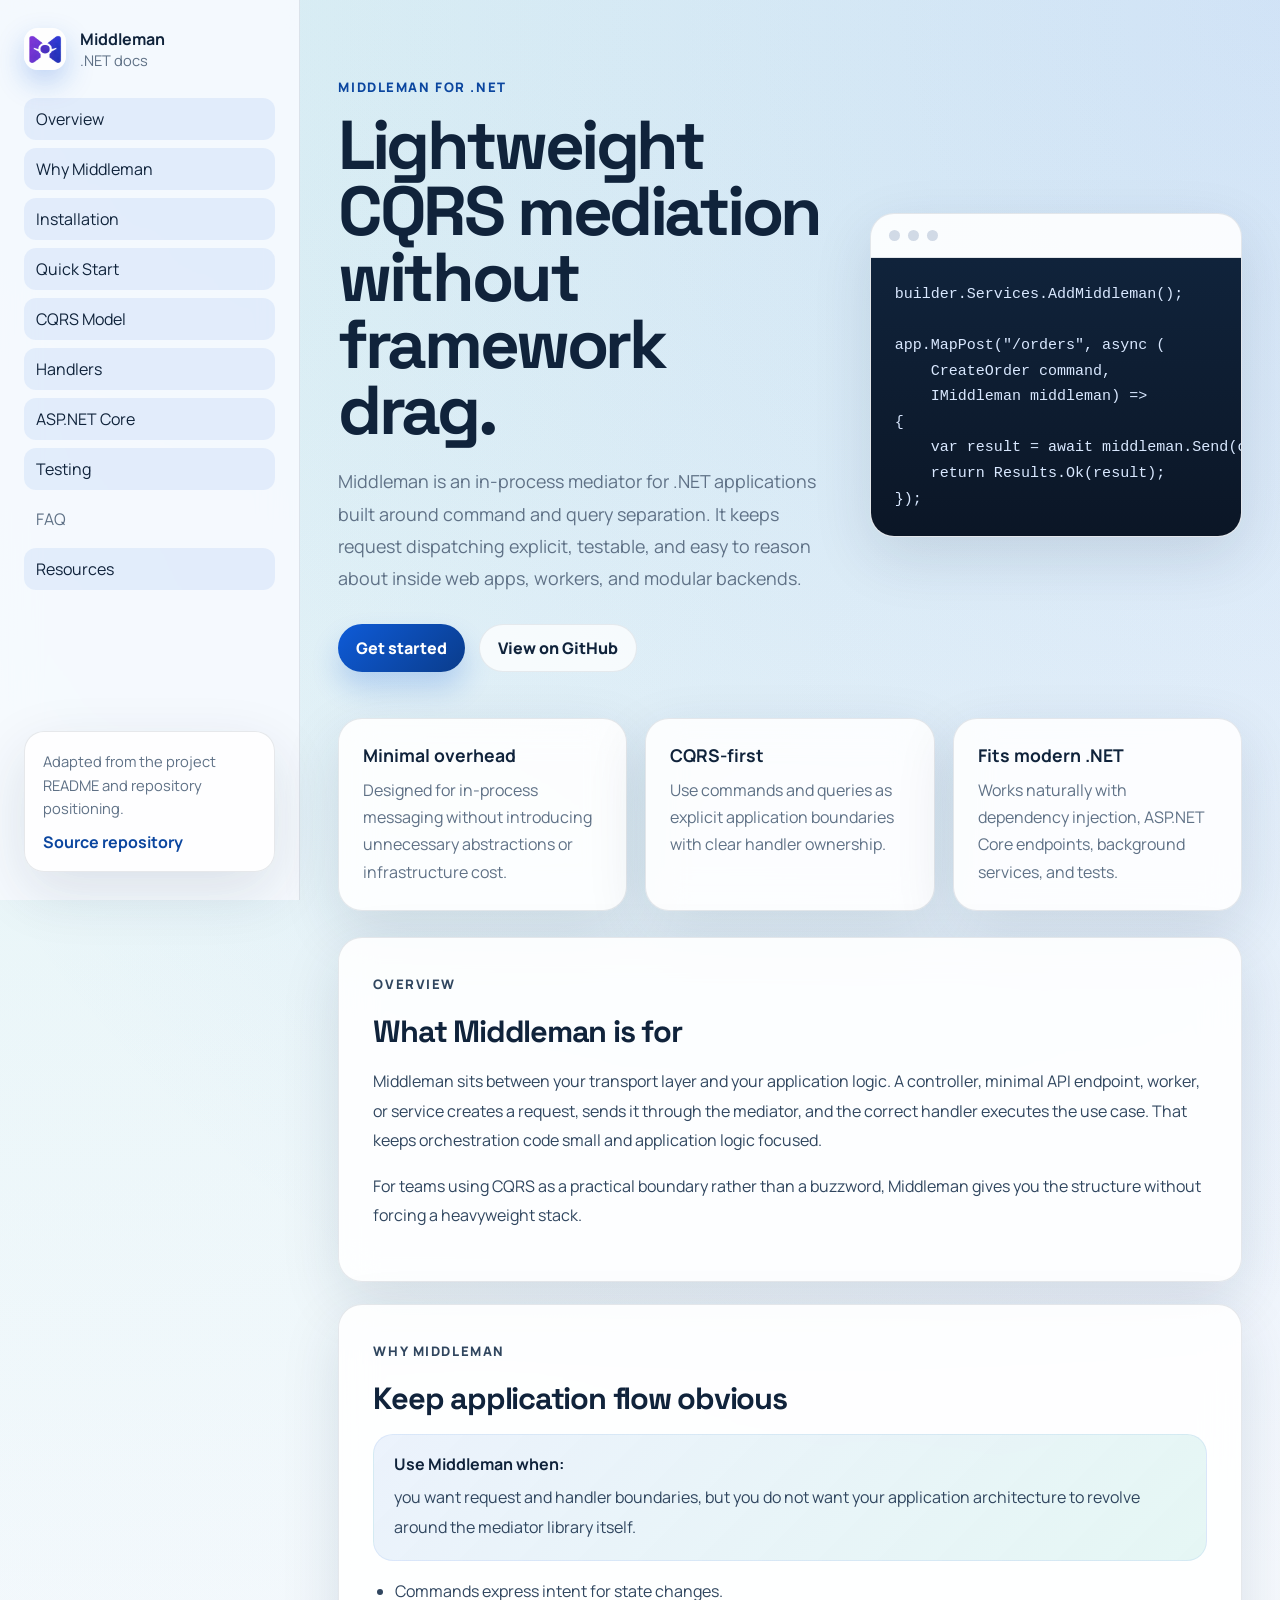
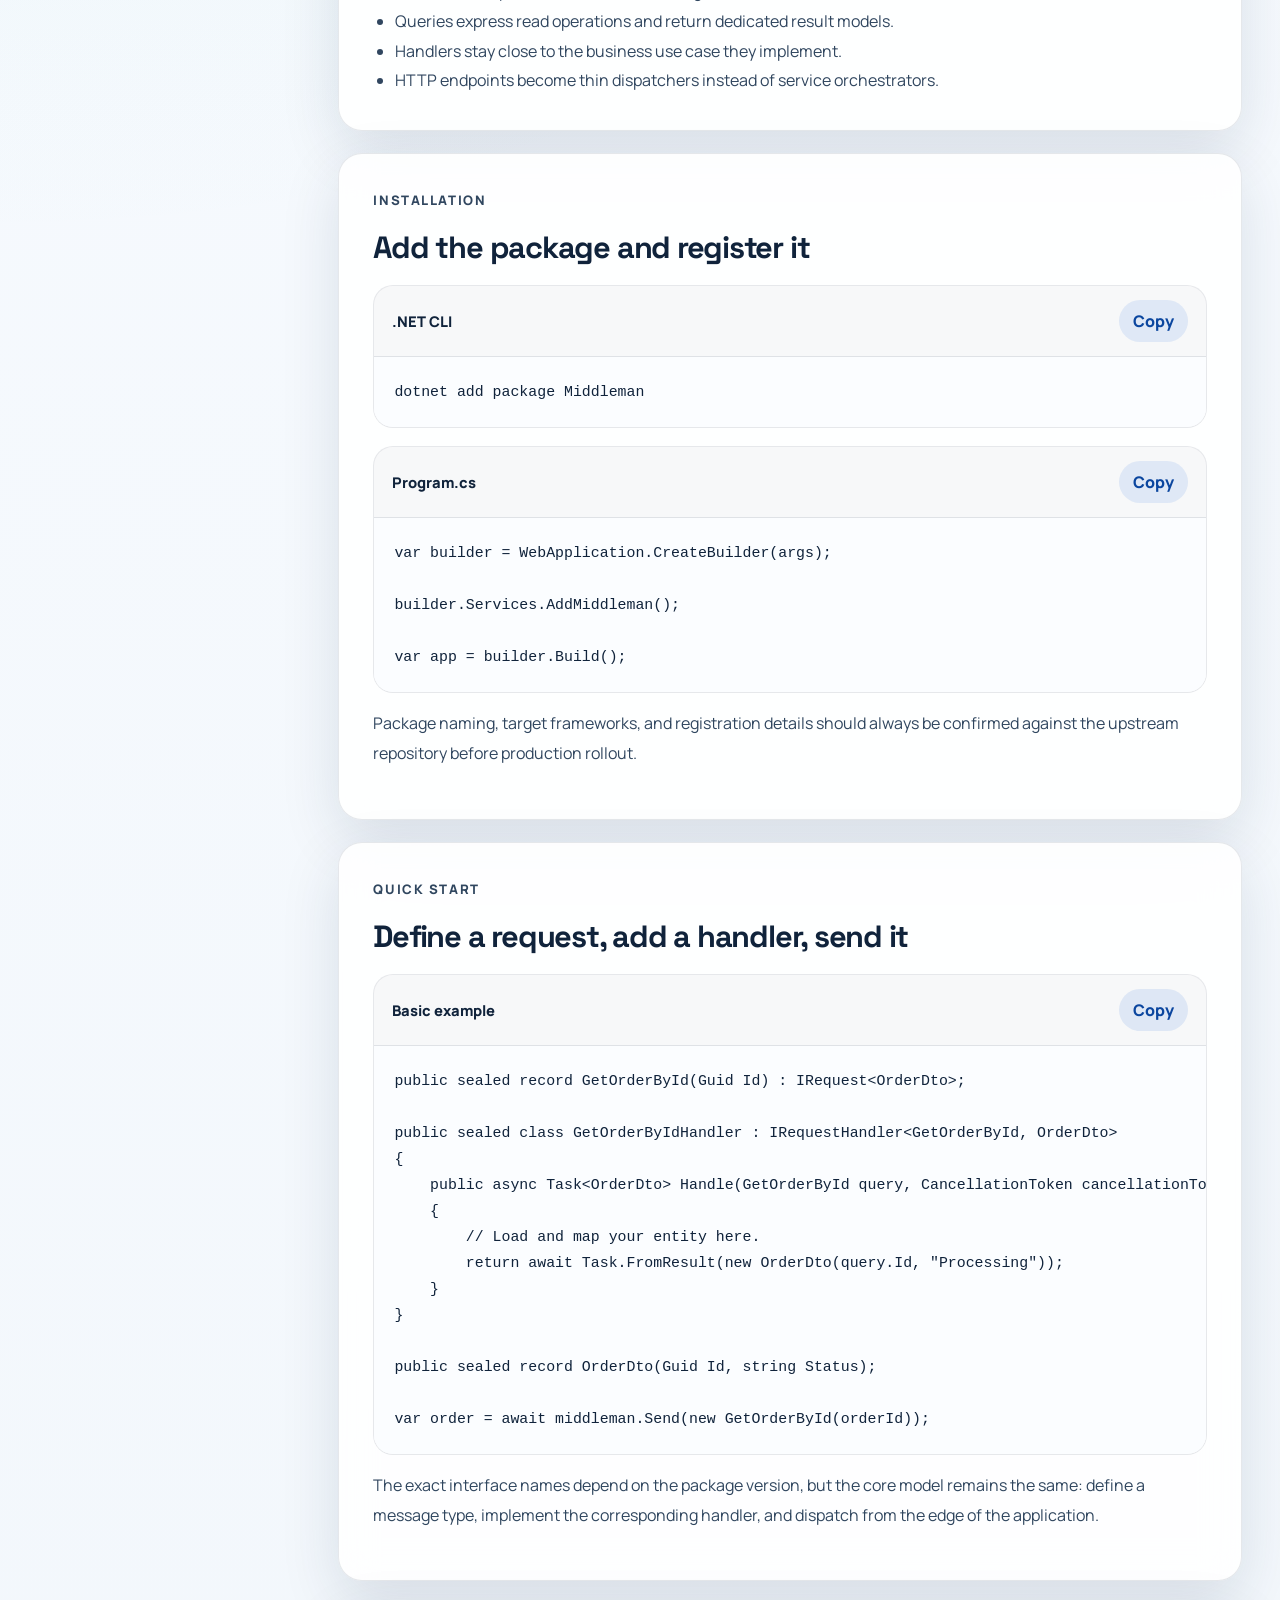
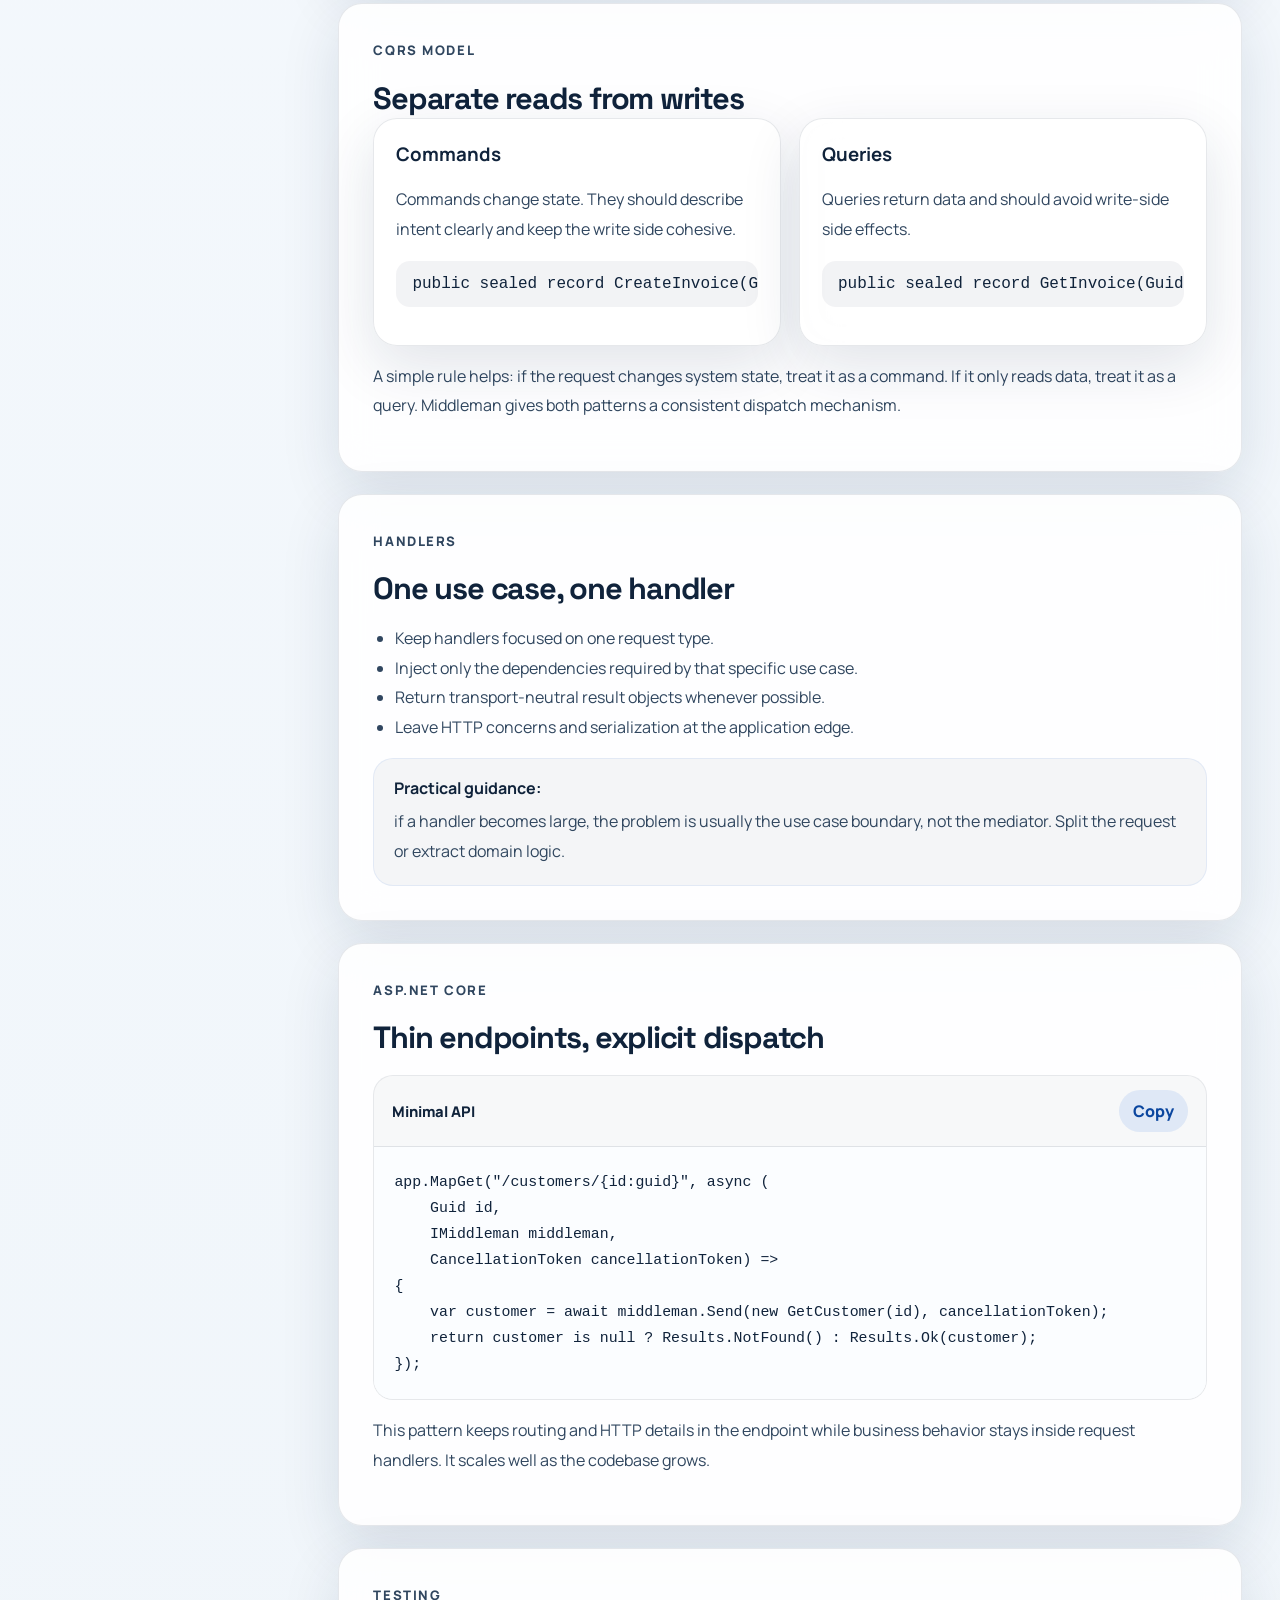
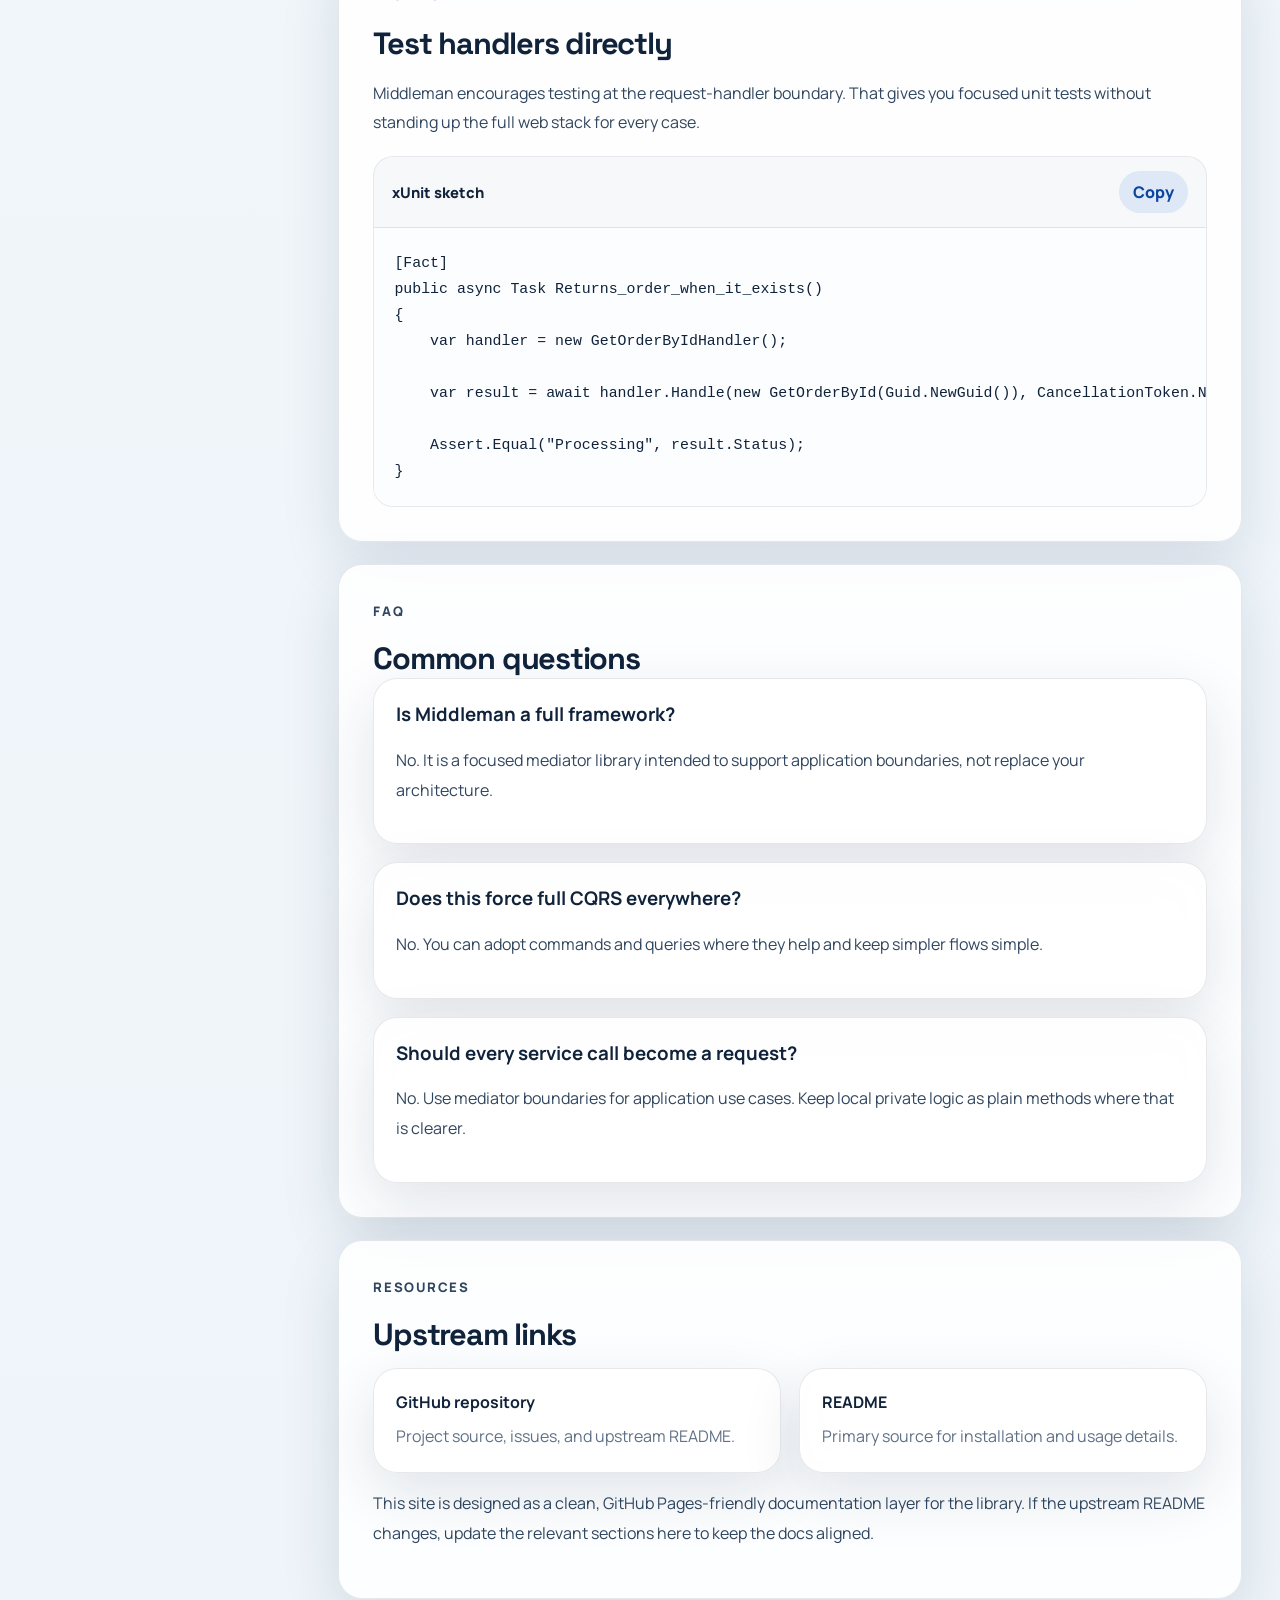
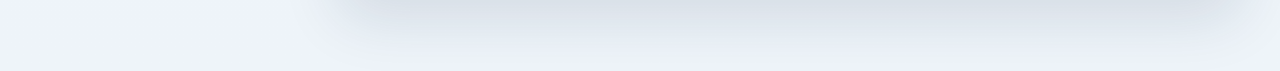
<file: index.html>
<!DOCTYPE html>
<html lang="en">
  <head>
    <meta charset="UTF-8" />
    <meta name="viewport" content="width=device-width, initial-scale=1.0" />
    <title>Middleman for .NET</title>
    <meta
      name="description"
      content="Professional documentation for Middleman, a lightweight, in-process CQRS mediator for .NET."
    />
    <meta property="og:title" content="Middleman for .NET" />
    <meta
      property="og:description"
      content="A clean documentation site for Middleman, the lightweight in-process CQRS mediator for .NET."
    />
    <meta property="og:type" content="website" />
    <meta name="theme-color" content="#10233b" />
    <link rel="preconnect" href="https://fonts.googleapis.com" />
    <link rel="preconnect" href="https://fonts.gstatic.com" crossorigin />
    <link
      href="https://fonts.googleapis.com/css2?family=Manrope:wght@400;500;600;700;800&family=Space+Grotesk:wght@500;700&display=swap"
      rel="stylesheet"
    />
    <link rel="stylesheet" href="styles.css" />
    <script defer src="script.js"></script>
  </head>
  <body>
    <div class="site-shell">
      <aside class="sidebar" id="sidebar">
        <a class="brand" href="#top" aria-label="Middleman home">
          <img class="brand-mark" src="logo.png" alt="Middleman Logo" width="32" height="32" />
          <span class="brand-copy">
            <strong>Middleman</strong>
            <span>.NET docs</span>
          </span>
        </a>

        <nav class="sidebar-nav" aria-label="Documentation">
          <a href="#overview">Overview</a>
          <a href="#why-middleman">Why Middleman</a>
          <a href="#installation">Installation</a>
          <a href="#quick-start">Quick Start</a>
          <a href="#cqrs-model">CQRS Model</a>
          <a href="#handlers">Handlers</a>
          <a href="#aspnet">ASP.NET Core</a>
          <a href="#testing">Testing</a>
          <a href="#faq">FAQ</a>
          <a href="#resources">Resources</a>
        </nav>

        <div class="sidebar-footer">
          <p>Adapted from the project README and repository positioning.</p>
          <a href="https://github.com/jajao1/Middleman">Source repository</a>
        </div>
      </aside>

      <main class="content" id="top">
        <header class="hero">
          <div class="hero-copy">
            <p class="eyebrow">Middleman for .NET</p>
            <h1>Lightweight CQRS mediation without framework drag.</h1>
            <p class="lede">
              Middleman is an in-process mediator for .NET applications built around
              command and query separation. It keeps request dispatching explicit,
              testable, and easy to reason about inside web apps, workers, and modular
              backends.
            </p>
            <div class="hero-actions">
              <a class="button button-primary" href="#quick-start">Get started</a>
              <a class="button button-secondary" href="https://github.com/jajao1/Middleman"
                >View on GitHub</a
              >
            </div>
          </div>
          <div class="hero-card">
            <div class="code-window">
              <div class="code-window-bar">
                <span></span><span></span><span></span>
              </div>
              <pre><code>builder.Services.AddMiddleman();

app.MapPost("/orders", async (
    CreateOrder command,
    IMiddleman middleman) =>
{
    var result = await middleman.Send(command);
    return Results.Ok(result);
});</code></pre>
            </div>
          </div>
        </header>

        <section class="feature-grid" aria-label="Highlights">
          <article>
            <h2>Minimal overhead</h2>
            <p>Designed for in-process messaging without introducing unnecessary abstractions or infrastructure cost.</p>
          </article>
          <article>
            <h2>CQRS-first</h2>
            <p>Use commands and queries as explicit application boundaries with clear handler ownership.</p>
          </article>
          <article>
            <h2>Fits modern .NET</h2>
            <p>Works naturally with dependency injection, ASP.NET Core endpoints, background services, and tests.</p>
          </article>
        </section>

        <section id="overview" class="doc-section">
          <div class="section-heading">
            <p class="eyebrow">Overview</p>
            <h2>What Middleman is for</h2>
          </div>
          <p>
            Middleman sits between your transport layer and your application logic. A
            controller, minimal API endpoint, worker, or service creates a request,
            sends it through the mediator, and the correct handler executes the use
            case. That keeps orchestration code small and application logic focused.
          </p>
          <p>
            For teams using CQRS as a practical boundary rather than a buzzword,
            Middleman gives you the structure without forcing a heavyweight stack.
          </p>
        </section>

        <section id="why-middleman" class="doc-section">
          <div class="section-heading">
            <p class="eyebrow">Why Middleman</p>
            <h2>Keep application flow obvious</h2>
          </div>
          <div class="callout">
            <strong>Use Middleman when:</strong>
            <p>
              you want request and handler boundaries, but you do not want your
              application architecture to revolve around the mediator library itself.
            </p>
          </div>
          <ul class="doc-list">
            <li>Commands express intent for state changes.</li>
            <li>Queries express read operations and return dedicated result models.</li>
            <li>Handlers stay close to the business use case they implement.</li>
            <li>HTTP endpoints become thin dispatchers instead of service orchestrators.</li>
          </ul>
        </section>

        <section id="installation" class="doc-section">
          <div class="section-heading">
            <p class="eyebrow">Installation</p>
            <h2>Add the package and register it</h2>
          </div>
          <div class="code-block">
            <div class="code-block-header">
              <span>.NET CLI</span>
              <button class="copy-button" data-copy-target="install-snippet">Copy</button>
            </div>
            <pre id="install-snippet"><code>dotnet add package Middleman</code></pre>
          </div>
          <div class="code-block">
            <div class="code-block-header">
              <span>Program.cs</span>
              <button class="copy-button" data-copy-target="register-snippet">Copy</button>
            </div>
            <pre id="register-snippet"><code>var builder = WebApplication.CreateBuilder(args);

builder.Services.AddMiddleman();

var app = builder.Build();</code></pre>
          </div>
          <p class="muted">
            Package naming, target frameworks, and registration details should always be
            confirmed against the upstream repository before production rollout.
          </p>
        </section>

        <section id="quick-start" class="doc-section">
          <div class="section-heading">
            <p class="eyebrow">Quick Start</p>
            <h2>Define a request, add a handler, send it</h2>
          </div>
          <div class="code-block">
            <div class="code-block-header">
              <span>Basic example</span>
              <button class="copy-button" data-copy-target="quickstart-snippet">Copy</button>
            </div>
            <pre id="quickstart-snippet"><code>public sealed record GetOrderById(Guid Id) : IRequest&lt;OrderDto&gt;;

public sealed class GetOrderByIdHandler : IRequestHandler&lt;GetOrderById, OrderDto&gt;
{
    public async Task&lt;OrderDto&gt; Handle(GetOrderById query, CancellationToken cancellationToken)
    {
        // Load and map your entity here.
        return await Task.FromResult(new OrderDto(query.Id, "Processing"));
    }
}

public sealed record OrderDto(Guid Id, string Status);

var order = await middleman.Send(new GetOrderById(orderId));</code></pre>
          </div>
          <p>
            The exact interface names depend on the package version, but the core model
            remains the same: define a message type, implement the corresponding
            handler, and dispatch from the edge of the application.
          </p>
        </section>

        <section id="cqrs-model" class="doc-section">
          <div class="section-heading">
            <p class="eyebrow">CQRS Model</p>
            <h2>Separate reads from writes</h2>
          </div>
          <div class="two-column">
            <article class="panel">
              <h3>Commands</h3>
              <p>
                Commands change state. They should describe intent clearly and keep the
                write side cohesive.
              </p>
              <pre><code>public sealed record CreateInvoice(Guid CustomerId, decimal Amount);</code></pre>
            </article>
            <article class="panel">
              <h3>Queries</h3>
              <p>
                Queries return data and should avoid write-side side effects.
              </p>
              <pre><code>public sealed record GetInvoice(Guid InvoiceId);</code></pre>
            </article>
          </div>
          <p>
            A simple rule helps: if the request changes system state, treat it as a
            command. If it only reads data, treat it as a query. Middleman gives both
            patterns a consistent dispatch mechanism.
          </p>
        </section>

        <section id="handlers" class="doc-section">
          <div class="section-heading">
            <p class="eyebrow">Handlers</p>
            <h2>One use case, one handler</h2>
          </div>
          <ul class="doc-list">
            <li>Keep handlers focused on one request type.</li>
            <li>Inject only the dependencies required by that specific use case.</li>
            <li>Return transport-neutral result objects whenever possible.</li>
            <li>Leave HTTP concerns and serialization at the application edge.</li>
          </ul>
          <div class="callout subtle">
            <strong>Practical guidance:</strong>
            <p>
              if a handler becomes large, the problem is usually the use case boundary,
              not the mediator. Split the request or extract domain logic.
            </p>
          </div>
        </section>

        <section id="aspnet" class="doc-section">
          <div class="section-heading">
            <p class="eyebrow">ASP.NET Core</p>
            <h2>Thin endpoints, explicit dispatch</h2>
          </div>
          <div class="code-block">
            <div class="code-block-header">
              <span>Minimal API</span>
              <button class="copy-button" data-copy-target="aspnet-snippet">Copy</button>
            </div>
            <pre id="aspnet-snippet"><code>app.MapGet("/customers/{id:guid}", async (
    Guid id,
    IMiddleman middleman,
    CancellationToken cancellationToken) =>
{
    var customer = await middleman.Send(new GetCustomer(id), cancellationToken);
    return customer is null ? Results.NotFound() : Results.Ok(customer);
});</code></pre>
          </div>
          <p>
            This pattern keeps routing and HTTP details in the endpoint while business
            behavior stays inside request handlers. It scales well as the codebase grows.
          </p>
        </section>

        <section id="testing" class="doc-section">
          <div class="section-heading">
            <p class="eyebrow">Testing</p>
            <h2>Test handlers directly</h2>
          </div>
          <p>
            Middleman encourages testing at the request-handler boundary. That gives you
            focused unit tests without standing up the full web stack for every case.
          </p>
          <div class="code-block">
            <div class="code-block-header">
              <span>xUnit sketch</span>
              <button class="copy-button" data-copy-target="test-snippet">Copy</button>
            </div>
            <pre id="test-snippet"><code>[Fact]
public async Task Returns_order_when_it_exists()
{
    var handler = new GetOrderByIdHandler();

    var result = await handler.Handle(new GetOrderById(Guid.NewGuid()), CancellationToken.None);

    Assert.Equal("Processing", result.Status);
}</code></pre>
          </div>
        </section>

        <section id="faq" class="doc-section">
          <div class="section-heading">
            <p class="eyebrow">FAQ</p>
            <h2>Common questions</h2>
          </div>
          <div class="faq">
            <article>
              <h3>Is Middleman a full framework?</h3>
              <p>No. It is a focused mediator library intended to support application boundaries, not replace your architecture.</p>
            </article>
            <article>
              <h3>Does this force full CQRS everywhere?</h3>
              <p>No. You can adopt commands and queries where they help and keep simpler flows simple.</p>
            </article>
            <article>
              <h3>Should every service call become a request?</h3>
              <p>No. Use mediator boundaries for application use cases. Keep local private logic as plain methods where that is clearer.</p>
            </article>
          </div>
        </section>

        <section id="resources" class="doc-section">
          <div class="section-heading">
            <p class="eyebrow">Resources</p>
            <h2>Upstream links</h2>
          </div>
          <div class="resource-cards">
            <a class="resource-card" href="https://github.com/jajao1/Middleman">
              <strong>GitHub repository</strong>
              <span>Project source, issues, and upstream README.</span>
            </a>
            <a class="resource-card" href="https://github.com/jajao1/Middleman/blob/main/README.md">
              <strong>README</strong>
              <span>Primary source for installation and usage details.</span>
            </a>
          </div>
          <p class="muted">
            This site is designed as a clean, GitHub Pages-friendly documentation layer
            for the library. If the upstream README changes, update the relevant
            sections here to keep the docs aligned.
          </p>
        </section>
      </main>
    </div>

    <button class="menu-toggle" id="menu-toggle" aria-expanded="false" aria-controls="sidebar">
      Menu
    </button>
  </body>
</html>
</file>
<file: styles.css>
:root {
  --bg: #f4f7fb;
  --panel: rgba(255, 255, 255, 0.88);
  --panel-strong: #ffffff;
  --ink: #10233b;
  --muted: #5f7186;
  --line: rgba(16, 35, 59, 0.1);
  --brand: #0e5bd8;
  --brand-strong: #0b469f;
  --accent: #4fc3b3;
  --shadow: 0 20px 60px rgba(18, 42, 70, 0.12);
  --radius: 24px;
}

* {
  box-sizing: border-box;
}

html {
  scroll-behavior: smooth;
}

body {
  margin: 0;
  min-height: 100vh;
  font-family: "Manrope", sans-serif;
  color: var(--ink);
  background:
    radial-gradient(circle at top left, rgba(79, 195, 179, 0.15), transparent 28%),
    radial-gradient(circle at top right, rgba(14, 91, 216, 0.14), transparent 24%),
    linear-gradient(180deg, #f8fbff 0%, #eef4f9 100%);
}

body.menu-open {
  overflow: hidden;
}

a {
  color: inherit;
}

pre,
code {
  font-family: "SFMono-Regular", Consolas, "Liberation Mono", Menlo, monospace;
}

.site-shell {
  display: grid;
  grid-template-columns: 300px minmax(0, 1fr);
}

.sidebar {
  position: sticky;
  top: 0;
  height: 100vh;
  padding: 28px 24px;
  display: flex;
  flex-direction: column;
  gap: 28px;
  border-right: 1px solid var(--line);
  background: rgba(248, 251, 255, 0.86);
  backdrop-filter: blur(18px);
}

.brand {
  display: inline-flex;
  align-items: center;
  gap: 14px;
  text-decoration: none;
}

.brand-mark {
  width: 42px;
  height: 42px;
  border-radius: 14px;
  display: grid;
  place-items: center;
  font-family: "Space Grotesk", sans-serif;
  font-weight: 700;
  color: white;
  background: linear-gradient(135deg, var(--brand) 0%, #092d6d 100%);
  box-shadow: 0 12px 28px rgba(14, 91, 216, 0.25);
}

.brand-copy {
  display: flex;
  flex-direction: column;
}

.brand-copy strong {
  font-size: 1rem;
}

.brand-copy span {
  color: var(--muted);
  font-size: 0.92rem;
}

.sidebar-nav {
  display: grid;
  gap: 8px;
}

.sidebar-nav a {
  padding: 10px 12px;
  border-radius: 12px;
  text-decoration: none;
  color: var(--muted);
  transition: 160ms ease;
}

.sidebar-nav a:hover,
.sidebar-nav a.active {
  color: var(--ink);
  background: rgba(14, 91, 216, 0.08);
}

.sidebar-footer {
  margin-top: auto;
  padding: 18px;
  border-radius: 20px;
  background: var(--panel);
  border: 1px solid var(--line);
  box-shadow: var(--shadow);
}

.sidebar-footer p {
  margin: 0 0 10px;
  color: var(--muted);
  font-size: 0.92rem;
  line-height: 1.6;
}

.sidebar-footer a {
  color: var(--brand-strong);
  text-decoration: none;
  font-weight: 700;
}

.content {
  padding: 42px clamp(20px, 3vw, 48px) 72px;
}

.hero {
  display: grid;
  grid-template-columns: minmax(0, 1.15fr) minmax(320px, 0.85fr);
  gap: 28px;
  align-items: stretch;
  min-height: 74vh;
}

.hero-copy,
.hero-card,
.doc-section,
.feature-grid article {
  animation: rise 500ms ease both;
}

.hero-copy {
  padding: 24px 8px 24px 0;
  align-self: center;
}

.eyebrow {
  margin: 0 0 16px;
  color: var(--brand-strong);
  font-size: 0.82rem;
  font-weight: 800;
  letter-spacing: 0.12em;
  text-transform: uppercase;
}

.hero h1 {
  margin: 0;
  font-family: "Space Grotesk", sans-serif;
  font-size: clamp(2.8rem, 5.4vw, 5.2rem);
  line-height: 0.96;
  letter-spacing: -0.05em;
}

.lede {
  max-width: 60ch;
  margin: 22px 0 0;
  font-size: 1.12rem;
  line-height: 1.8;
  color: var(--muted);
}

.hero-actions {
  display: flex;
  flex-wrap: wrap;
  gap: 14px;
  margin-top: 30px;
}

.button {
  display: inline-flex;
  align-items: center;
  justify-content: center;
  min-height: 48px;
  padding: 0 18px;
  border-radius: 999px;
  text-decoration: none;
  font-weight: 800;
}

.button-primary {
  color: white;
  background: linear-gradient(135deg, var(--brand) 0%, #0a3c8b 100%);
  box-shadow: 0 16px 28px rgba(14, 91, 216, 0.22);
}

.button-secondary {
  color: var(--ink);
  background: rgba(255, 255, 255, 0.74);
  border: 1px solid rgba(16, 35, 59, 0.08);
}

.hero-card {
  display: flex;
  align-items: center;
}

.code-window,
.doc-section,
.feature-grid article,
.panel,
.resource-card,
.faq article {
  border: 1px solid var(--line);
  border-radius: var(--radius);
  background: var(--panel);
  backdrop-filter: blur(18px);
  box-shadow: var(--shadow);
}

.code-window {
  width: 100%;
  overflow: hidden;
}

.code-window-bar {
  display: flex;
  gap: 8px;
  padding: 16px 18px;
  border-bottom: 1px solid var(--line);
}

.code-window-bar span {
  width: 11px;
  height: 11px;
  border-radius: 50%;
  background: #d1dae6;
}

.code-window pre {
  margin: 0;
  padding: 24px;
  overflow-x: auto;
  font-size: 0.94rem;
  line-height: 1.7;
  color: #d9e8ff;
  background: linear-gradient(180deg, #10233b 0%, #0b1626 100%);
}

.feature-grid {
  display: grid;
  grid-template-columns: repeat(3, minmax(0, 1fr));
  gap: 18px;
  margin: 10px 0 26px;
}

.feature-grid article {
  padding: 24px;
}

.feature-grid h2 {
  margin: 0 0 10px;
  font-size: 1.1rem;
}

.feature-grid p {
  margin: 0;
  color: var(--muted);
  line-height: 1.7;
}

.doc-section {
  padding: 34px;
  margin-top: 22px;
}

.section-heading h2 {
  margin: 0;
  font-family: "Space Grotesk", sans-serif;
  font-size: clamp(1.8rem, 2.4vw, 2.4rem);
  letter-spacing: -0.04em;
}

.doc-section p,
.doc-list li {
  color: #30465f;
  line-height: 1.85;
}

.doc-list {
  margin: 16px 0 0;
  padding-left: 22px;
}

.callout {
  margin-top: 16px;
  padding: 18px 20px;
  border-radius: 20px;
  background: linear-gradient(135deg, rgba(14, 91, 216, 0.08), rgba(79, 195, 179, 0.14));
  border: 1px solid rgba(14, 91, 216, 0.08);
}

.callout p,
.callout strong {
  margin: 0;
}

.callout p {
  margin-top: 8px;
}

.callout.subtle {
  background: rgba(16, 35, 59, 0.04);
}

.code-block {
  margin-top: 18px;
  overflow: hidden;
  border-radius: 20px;
  border: 1px solid var(--line);
  background: var(--panel-strong);
}

.code-block-header {
  display: flex;
  align-items: center;
  justify-content: space-between;
  gap: 12px;
  padding: 14px 18px;
  border-bottom: 1px solid var(--line);
  background: rgba(16, 35, 59, 0.03);
}

.code-block-header span {
  font-weight: 800;
  font-size: 0.92rem;
}

.copy-button {
  border: 0;
  border-radius: 999px;
  padding: 10px 14px;
  font: inherit;
  font-weight: 800;
  color: var(--brand-strong);
  background: rgba(14, 91, 216, 0.1);
  cursor: pointer;
}

.code-block pre {
  margin: 0;
  padding: 22px 20px;
  overflow-x: auto;
  font-size: 0.93rem;
  line-height: 1.75;
  background: #fbfdff;
}

.muted {
  color: var(--muted);
}

.two-column,
.resource-cards,
.faq {
  display: grid;
  gap: 18px;
}

.two-column {
  grid-template-columns: repeat(2, minmax(0, 1fr));
}

.panel,
.faq article {
  padding: 22px;
}

.panel h3,
.faq h3 {
  margin-top: 0;
}

.panel pre {
  padding: 14px 16px;
  border-radius: 14px;
  background: rgba(16, 35, 59, 0.05);
  overflow-x: auto;
}

.resource-cards {
  grid-template-columns: repeat(2, minmax(0, 1fr));
  margin-top: 14px;
}

.resource-card {
  display: flex;
  flex-direction: column;
  gap: 10px;
  padding: 22px;
  text-decoration: none;
  transition: transform 180ms ease, border-color 180ms ease;
}

.resource-card:hover {
  transform: translateY(-2px);
  border-color: rgba(14, 91, 216, 0.22);
}

.resource-card span {
  color: var(--muted);
  line-height: 1.7;
}

.menu-toggle {
  position: fixed;
  right: 18px;
  bottom: 18px;
  z-index: 20;
  display: none;
  min-height: 48px;
  padding: 0 18px;
  border: 0;
  border-radius: 999px;
  font: inherit;
  font-weight: 800;
  color: white;
  background: linear-gradient(135deg, var(--brand) 0%, #0a3c8b 100%);
  box-shadow: 0 20px 44px rgba(14, 91, 216, 0.28);
}

@keyframes rise {
  from {
    opacity: 0;
    transform: translateY(12px);
  }
  to {
    opacity: 1;
    transform: translateY(0);
  }
}

@media (max-width: 1080px) {
  .site-shell {
    grid-template-columns: 1fr;
  }

  .sidebar {
    position: fixed;
    inset: 0 auto 0 0;
    width: min(320px, 86vw);
    z-index: 30;
    transform: translateX(-100%);
    transition: transform 180ms ease;
  }

  body.menu-open .sidebar {
    transform: translateX(0);
  }

  .content {
    padding-top: 24px;
  }

  .hero {
    grid-template-columns: 1fr;
    min-height: auto;
  }

  .feature-grid,
  .two-column,
  .resource-cards {
    grid-template-columns: 1fr;
  }

  .menu-toggle {
    display: inline-flex;
    align-items: center;
    justify-content: center;
  }
}

@media (max-width: 720px) {
  .content {
    padding: 18px 14px 90px;
  }

  .hero h1 {
    font-size: clamp(2.4rem, 12vw, 3.4rem);
  }

  .doc-section,
  .feature-grid article {
    padding: 22px;
  }

  .hero-actions {
    flex-direction: column;
  }

  .button {
    width: 100%;
  }
}
</file>
